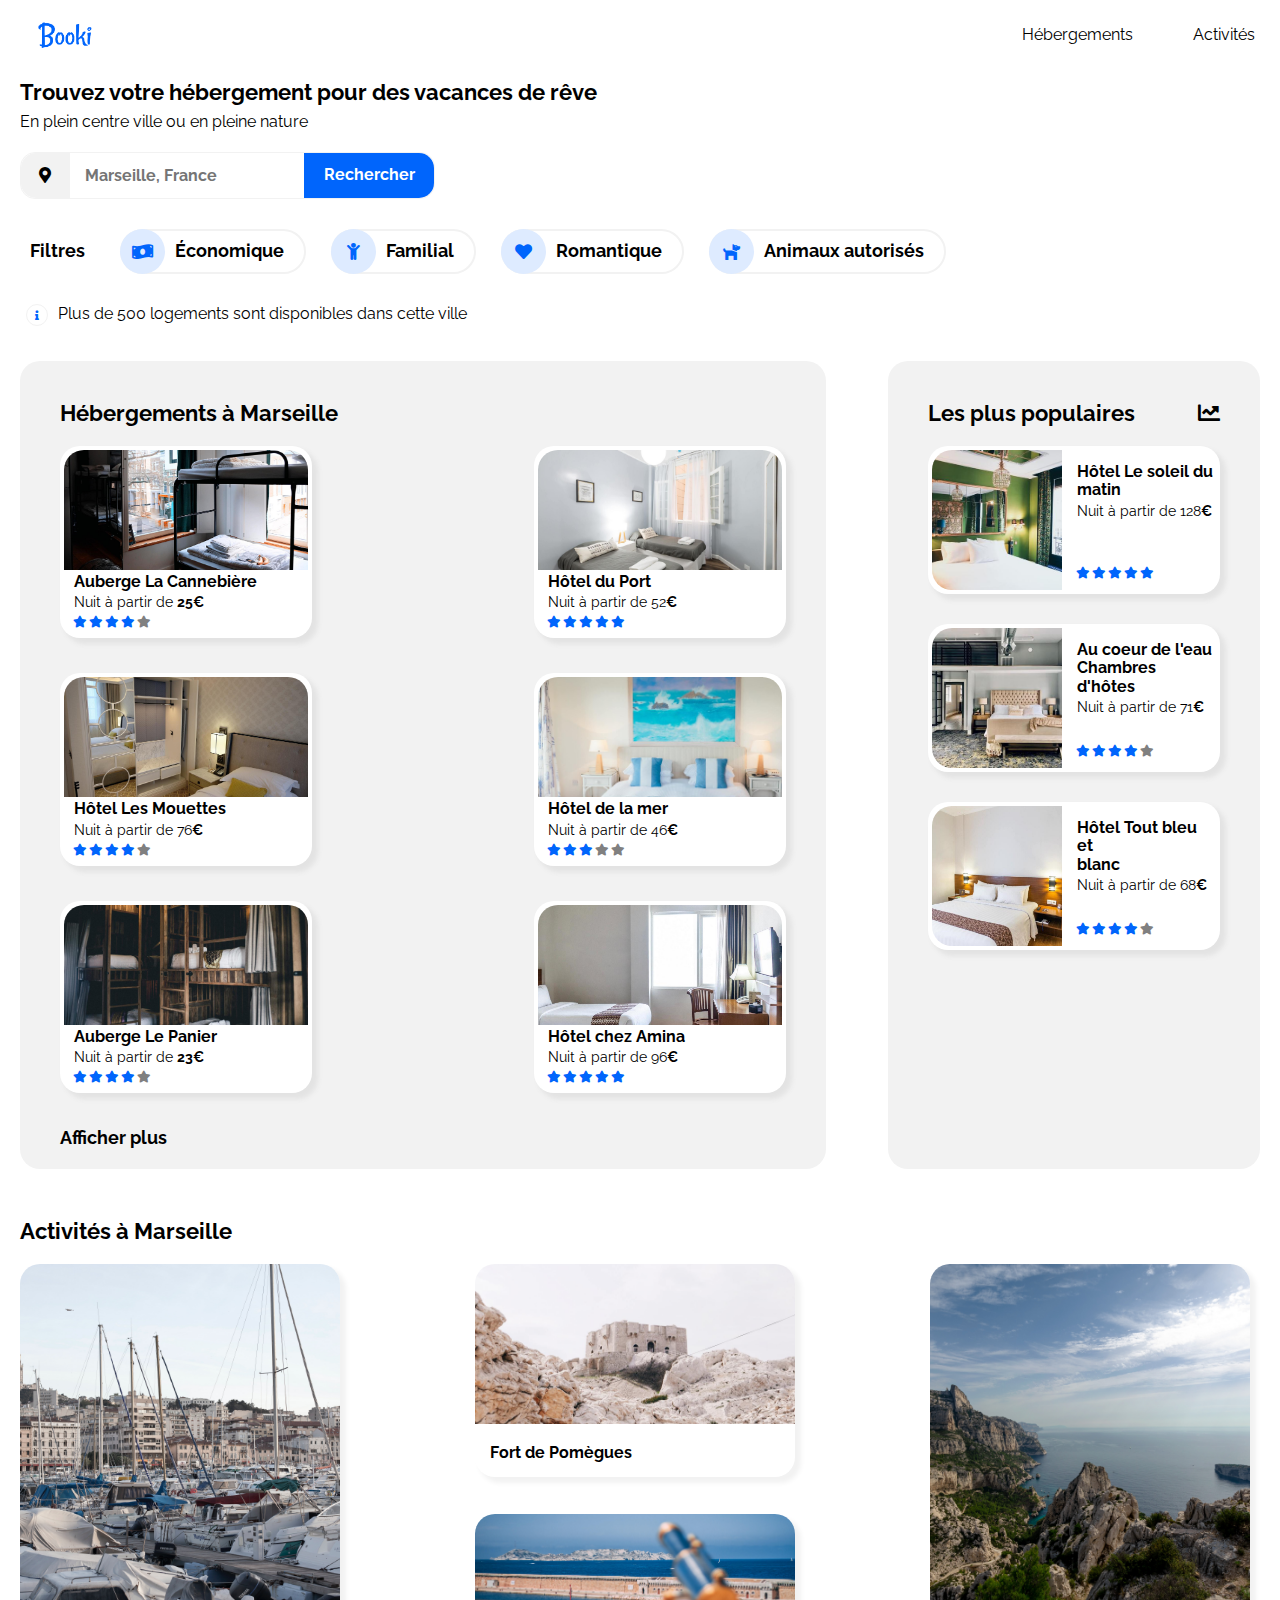
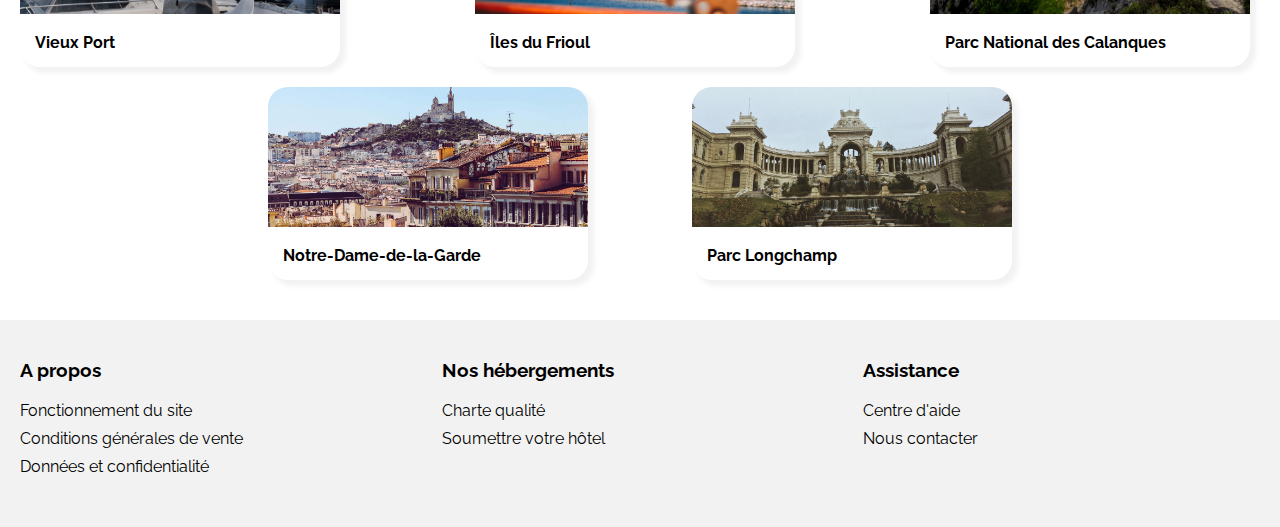
<file: Booki/index.html>
<!DOCTYPE html>
<html lang="fr">
<head>
    <meta charset="UTF-8">
    <meta http-equiv="X-UA-Compatible" content="IE=edge">
    <meta name="viewport" content="width=device-width, initial-scale=1.0">
    <link rel="stylesheet" href="css/normalize.css">
    <link rel="stylesheet" href="https://use.fontawesome.com/releases/v5.15.4/css/all.css">    
    <link rel="preconnect" href="https://fonts.googleapis.com">
    <link href="https://fonts.googleapis.com/css2?family=Raleway:wght@400;700&display=swap" rel="stylesheet">
    <link rel="stylesheet" href="css/styles.css">
    <title>Booki</title>
</head>
<body>
    <!-- HEADER -->
    <header>
        <nav class="header-topbar">
            <img src="images/logo/Booki@3x.png"  alt="Logo Booki">
            <ul class="links">
                <li><a href="#lodging-marseille">Hébergements</a></li>
                <li><a href="#activity-marseille">Activités</a></li>
            </ul>
        </nav>
    </header>

    <!-- BLOC PAGE -->
    <div class="block-page">
        <!-- SECTION RECHERCHE -->
        <section class="block-search">
            <h1>Trouvez votre hébergement pour des vacances de rêve</h1>
            <p>En plein centre ville ou en pleine nature</p>
            <div class="searchbox">
                <span class="map-icon"><i class="fas fa-map-marker-alt maps"></i></span>
                <input class="search" type="search" placeholder="Marseille, France" name="search">
                <button class="search-button" type="submit" value="disabled" disabled>Rechercher</button>
                <button class="search-icon" type="submit" value="disabled" disabled><i class="fas fa-search"></i></button>
            </div>

            <!-- FILTER -->
            <div class="filter">
                <h3>Filtres</h3>
                <ul>
                    <li><i class="fas fa-money-bill-wave"></i><span>Économique</span></li>
                    <li><i class="fas fa-child"></i><span>Familial</span></li>
                    <li><i class="fas fa-heart"></i><span>Romantique</span></li>
                    <li><i class="fas fa-dog"></i><span>Animaux autorisés</span></li>
                </ul>
            </div>

            <div class="info-filter">
                <i class="fa fa-info"></i>
                <p>Plus de 500 logements sont disponibles dans cette ville</p>
            </div>
        </section>

        <!-- MAIN -->
        <div class="main">
            <!-- HEBERGEMENT -->
            <article id="lodging-marseille">
                <h2>Hébergements à Marseille</h2>
                <div class="card-lodging">
                    <a href="#" class="block-card">
                        <img src="images/hebergements/3_medium/marcus-loke-WQJvWU_HZFo-unsplash.jpg" alt="Auberge La Cannebière">
                        <div class="card-body">
                            <h3>Auberge La Cannebière</h3>
                            <p>Nuit à partir de <strong>25€</strong></p>
                            <div class="rating">
                                <div class="stars">
                                    <i class="fas fa-star blue"></i>
                                    <i class="fas fa-star blue"></i>
                                    <i class="fas fa-star blue"></i>
                                    <i class="fas fa-star blue"></i>
                                    <i class="fas fa-star"></i>
                                </div>
                            </div>
                        </div>  
                    </a>
                    <a href="#" class="block-card">
                        <img src="images/hebergements/3_medium/fred-kleber-gTbaxaVLvsg-unsplash.jpg" alt="Hôtel du Port">
                        <div class="card-body">
                            <h3>Hôtel du Port</h3>
                            <p>Nuit à partir de 52<strong>€</strong></p>
                            <div class="rating">
                                <div class="stars">
                                    <i class="fas fa-star blue"></i>
                                    <i class="fas fa-star blue"></i>
                                    <i class="fas fa-star blue"></i>
                                    <i class="fas fa-star blue"></i>
                                    <i class="fas fa-star blue"></i>
                                </div>
                            </div>
                        </div>
                    </a>
                    <a href="#" class="block-card">
                        <img src="images/hebergements/3_medium/reisetopia-B8WIgxA_PFU-unsplash.jpg" alt="Hôtel Les Mouettes">
                        <div class="card-body">
                            <h3>Hôtel Les Mouettes</h3>
                            <p>Nuit à partir de 76<strong>€</strong></p>
                            <div class="rating">
                                <div class="stars">
                                    <i class="fas fa-star blue"></i>
                                    <i class="fas fa-star blue"></i>
                                    <i class="fas fa-star blue"></i>
                                    <i class="fas fa-star blue"></i>
                                    <i class="fas fa-star"></i>
                                </div>
                            </div>
                        </div>
                    </a>
                    <a href="#" class="block-card">
                        <img src="images/hebergements/3_medium/annie-spratt-Eg1qcIitAuA-unsplash.jpg" alt="Hôtel de la mer">
                        <div class="card-body">
                            <h3>Hôtel de la mer</h3>
                            <p>Nuit à partir de 46<strong>€</strong></p>
                            <div class="rating">
                                <div class="stars">
                                    <i class="fas fa-star blue"></i>
                                    <i class="fas fa-star blue"></i>
                                    <i class="fas fa-star blue"></i>
                                    <i class="fas fa-star"></i>
                                    <i class="fas fa-star"></i>
                                </div>
                            </div>
                        </div>
                    </a>
                    <a href="#" class="block-card">
                        <img src="images/hebergements/3_medium/nicate-lee-kT-ZyaiwBe0-unsplash.jpg" alt="Auberge Le Panier">
                        <div class="card-body">
                            <h3>Auberge Le Panier</h3>
                            <p>Nuit à partir de <strong>23€</strong></p>
                            <div class="rating">
                                <div class="stars">
                                    <i class="fas fa-star blue"></i>
                                    <i class="fas fa-star blue"></i>
                                    <i class="fas fa-star blue"></i>
                                    <i class="fas fa-star blue"></i>
                                    <i class="fas fa-star"></i>
                                </div>
                            </div>
                        </div> 
                    </a>
                    <a href="#" class="block-card">
                        <img src="images/hebergements/3_medium/febrian-zakaria-M6S1WvfW68A-unsplash.jpg" alt="Hôtel chez Amina">
                        <div class="card-body">
                            <h3>Hôtel chez Amina</h3>
                            <p>Nuit à partir de 96<strong>€</strong></p>
                            <div class="rating">
                                <div class="stars">
                                    <i class="fas fa-star blue"></i>
                                    <i class="fas fa-star blue"></i>
                                    <i class="fas fa-star blue"></i>
                                    <i class="fas fa-star blue"></i>
                                    <i class="fas fa-star blue"></i>
                                </div>
                            </div>
                        </div>
                    </a>
                </div>
                <a href="#" class="show-more">Afficher plus</a>
            </article>

            <!-- LES PLUS POPULAIRE -->
            <aside id="lodging-popular">
                <div class="title-popular">
                    <h2>Les plus populaires</h2>
                    <span class="graph-icon"><i class="fas fa-chart-line"></i></span>
                </div>
                <div class="card-lodging-popular">
                    <a href="#" class="block-card-popular">
                        <img src="images/hebergements/4_small/emile-guillemot-Bj_rcSC5XfE-unsplash.jpg" alt="Hôtel Le soleil du matin">
                        <div class="card-body-popular">
                            <h3>Hôtel Le soleil du <br> matin</h3>
                            <p>Nuit à partir de 128<strong>€</strong></p>
                            <div class="rating">
                                <div class="stars">
                                    <i class="fas fa-star blue"></i>
                                    <i class="fas fa-star blue"></i>
                                    <i class="fas fa-star blue"></i>
                                    <i class="fas fa-star blue"></i>
                                    <i class="fas fa-star blue"></i>
                                </div>
                            </div>
                        </div>  
                    </a>
                    <a href="#" class="block-card-popular">
                        <img src="images/hebergements/4_small/aw-creative-VGs8z60yT2c-unsplash.jpg" alt="Au coeur de l'eau Chambres d'hôtes">
                        <div class="card-body-popular">
                            <h3>Au coeur de l'eau <br> Chambres d'hôtes</h3>
                            <p>Nuit à partir de 71<strong>€</strong></p>
                            <div class="rating">
                                <div class="stars">
                                    <i class="fas fa-star blue"></i>
                                    <i class="fas fa-star blue"></i>
                                    <i class="fas fa-star blue"></i>
                                    <i class="fas fa-star blue"></i>
                                    <i class="fas fa-star"></i>
                                </div>
                            </div>
                        </div>
                    </a>
                    <a href="#" class="block-card-popular">
                        <img src="images/hebergements/4_small/febrian-zakaria-sjvU0THccQA-unsplash.jpg" alt="Hôtel Tout bleu et Blanc">
                        <div class="card-body-popular">
                            <h3>Hôtel Tout bleu et <br> blanc</h3>
                            <p>Nuit à partir de 68<strong>€</strong></p>
                            <div class="rating">
                                <div class="stars">
                                    <i class="fas fa-star blue"></i>
                                    <i class="fas fa-star blue"></i>
                                    <i class="fas fa-star blue"></i>
                                    <i class="fas fa-star blue"></i>
                                    <i class="fas fa-star"></i>
                                </div>
                            </div>
                        </div>
                    </a>
                </div>
            </aside>     
        </div>

        <!-- ACTIVITES -->
        <section id="activity-marseille">
            <h2>Activités à Marseille</h2>
            <div class="block-activity">
                <a href="#" class="card-activity">
                    <img src="images/activites/1_xlarge/reno-laithienne-QUgJhdY5Fyk-unsplash.jpg" alt="Vieux Port">
                    <h3>Vieux Port</h3>            
                </a>
                <div class="block-card-activity">
                    <a href="#" class="card-activity-column card-activity-fortress">
                        <img src="images/activites/2_large/paul-hermann-QFTrLdQIRhI-unsplash.jpg" alt="Fort de Pomègues">
                        <h3>Fort de Pomègues</h3>            
                    </a>
                    <a href="#" class="card-activity-column card-activity-island">
                        <img src="images/activites/2_large/kevin-hikari-rV_Qd1l-VXg-unsplash.jpg" alt="Îles du Frioul">
                        <h3>Îles du Frioul</h3>           
                    </a>
                </div>
                <a href="#" class="card-activity">
                    <img src="images/activites/1_xlarge/kilyan-sockalingum-NR8-cBCN3aI-unsplash.jpg" alt="Parc National des Calanques">
                    <h3>Parc National des Calanques</h3>            
                </a>
                <div class="block-card-activity block-card-row">
                    <a href="#" class="card-activity-column card-activity-woman">
                        <img src="images/activites/2_large/florian-wehde-xW9e8gdotxI-unsplash.jpg" alt="Notre-Dame-de-la-Garde">
                        <h3>Notre-Dame-de-la-Garde</h3>            
                    </a>
                    <a href="#" class="card-activity-column card-activity-longchamp">
                        <img src="images/activites/2_large/lena-paulin-wH2-EJoDcV0-unsplash.jpg" alt="Parc Longchamp">
                        <h3>Parc Longchamp</h3>            
                    </a>
                </div>
            </div>
        </section>
    </div>

    <!-- FOOTER -->
    <footer class="footer">
        <div class="about">
            <h3>A propos</h3>
            <ul>
                <li><a href="#">Fonctionnement du site</a></li>
                <li><a href="#">Conditions générales de vente</a></li>
                <li><a href="#">Données et confidentialité</a></li>
            </ul>
        </div>
        <div class="quality">
            <h3>Nos hébergements</h3>
            <ul>
                <li><a href="#">Charte qualité</a></li>
                <li><a href="#">Soumettre votre hôtel</a></li>
            </ul>
        </div>
        <div class="contact">
            <h3>Assistance</h3>
            <ul>
                <li><a href="#">Centre d'aide</a></li>
                <li><a href="#">Nous contacter</a></li>
            </ul>
        </div>
    </footer>
</body>
</html>
</file>
<file: Booki/css/styles.css>
*,
::before,
::after {
  box-sizing: border-box;
  margin: 0;
  padding: 0;
}

body {
  font-family: Raleway, sans-serif;
  max-width: 1440px;
  margin: auto;
  font-size: 16px;
}

a {
  text-decoration: none;
  color: inherit;
}

.block-page {
  padding: 0 20px;
}

/* ---- HEADER ---- */

.header-topbar {
  display: flex;
  justify-content: space-between;
  align-items: center;
  margin: 15px 25px;
}

.header-topbar img {
  height: 40px;
}

.links {
  display: flex;
  list-style: none;
}

.links a {
  margin-left: 60px;
}

.links a:hover {
  border-top: solid 2px #0065fc;
  padding-top: 24px;
  color: #0065fc;
}

/* ---- SECTION RECHERCHE ---- */
h1 {
  margin-top: 25px;
  margin-bottom: 8px;
  font-weight: bold;
  font-size: 22px;
}

/* SEARCHBOX */
.searchbox {
  display: flex;
  justify-content: center;
  align-items: center;
  margin-top: 20px;
  width: 415px;
  border-radius: 15px;
  border: 1px solid #f2f2f2;
  font-size: 16px;
}

.map-icon {
  display: flex;
  justify-content: center;
  align-items: center;
  height: 45px;
  width: 50px;
  background: #f2f2f2;
  border-radius: 15px 0 0 15px;
  cursor: pointer;
  font-size: 16px;
}

.map-icon:hover {
  background: #0065fc;
  color: #fff;
}

.search {
  height: 45px;
  width: 240px;
  color: #000;
  font-weight: 700;
  border: none;
  padding-left: 15px;
}

.search-button {
  height: 45px;
  width: 133px;
  background: #0065fc;
  border: #0065fc;
  color: #fff;
  cursor: pointer;
  border-radius: 0 15px 15px 0;
  font-weight: 700;
}

.search-icon {
  display: none;
}

.search-button:hover,
.search-icon:hover {
  background: #deebff;
  color: #0065fc;
}

/* FILTER */
.filter {
  display: flex;
  align-items: center;
  margin-top: 10px;
  padding: 20px 25px 20px 10px;
}

.filter h3 {
  margin-right: 35px;
  font-size: 18px;
}

.filter ul {
  display: flex;
  font-weight: 700;
  list-style: none;
}

.filter li {
  display: flex;
  align-items: center;
  border: solid 2px #f2f2f2;
  border-radius: 30px;
  margin-right: 25px;
  cursor: pointer;
  height: 45px;
}

.filter li:hover {
  background: #f2f2f2;
}

.filter i {
  display: flex;
  justify-content: center;
  align-items: center;
  width: 45px;
  height: 45px;
  background: #deebff;
  color: #0065fc;
  border-radius: 30px;
  margin-left: -2px;
  font-size: 17px;
}

.filter li:hover > i {
  /* Sélectionne les enfants direct de mon li */
  background: #0065fc;
  color: #fff;
}

.filter span {
  display: flex;
  align-items: center;
  height: 40px;
  padding: 15px 20px 15px 10px;
  font-size: 18px;
}

/* INFO-FILTER */
.info-filter {
  margin-top: 10px;
  display: flex;
  align-items: center;
  margin-bottom: 35px;
}
.info-filter i {
  display: flex;
  justify-content: center;
  align-items: center;
  margin-left: 6px;
  margin-right: 10px;
  font-size: 10px;
  height: 22px;
  width: 22px;
  color: #0065fc;
  border: solid 1px #f2f2f2;
  border-radius: 20px;
}

/* ----  MAIN ---- */
.main {
  display: flex;
  justify-content: space-between;
  margin-bottom: 40px;
}

.main h2 {
  margin-bottom: 20px;
  font-size: 22px;
}

.main h3 {
  font-weight: 700;
  font-size: 16px;
}

.main p {
  font-size: 14px;
}

.main strong {
  font-weight: 700;
}

/* ÉTOILES */
.fa-star {
  color: gray;
  cursor: pointer;
  padding: 1px;
}

.fa-star.blue {
  color: #0065fc;
}

.rating {
  display: flex;
  margin-top: 5px;
  padding-bottom: 5px;
}

.stars {
  display: flex;
  font-size: 12px;
}

.stars:hover .fa-star {
  color: #0065fc;
}

.stars .fa-star:hover ~ .fa-star {
  /* Sélectionne tout élement .fa-star qui suivent .fa-star:hover et qui ont le même parent */
  color: gray;
}

/* HEBERGEMENTS */
#lodging-marseille {
  width: 65%;
  background: #f2f2f2;
  padding: 40px 25px 20px 40px;
  border-radius: 20px;
}

.card-lodging {
  display: flex;
  justify-content: space-between;
  flex-wrap: wrap;
}

.block-card {
  display: flex;
  flex-direction: column;
  margin-right: 15px;
  margin-bottom: 35px;
  padding: 4px;
  background: #fff;
  border-radius: 20px;
  box-shadow: 5px 5px 5px 1px #e3e3e3;
}

.block-card:hover {
  background: #deebff;
  opacity: 0.9;
}

.block-card img {
  border-radius: 20px 20px 0 0;
  height: 120px;
  width: 244px;
  object-fit: cover;
}

.card-body h3,
.card-body p {
  padding-left: 10px;
  padding-top: 3px;
}

.card-body .rating {
  padding-left: 8px;
}

.show-more {
  font-weight: 700;
  font-size: 18px;
}

.show-more:hover {
  color: #0065fc;
}

/* LES PLUS POPULAIRES */
#lodging-popular {
  width: 30%;
  background: #f2f2f2;
  padding: 40px 40px 0 40px;
  border-radius: 20px;
}

.title-popular {
  display: flex;
  justify-content: space-between;
  font-size: 22px;
}

.graph-icon {
  cursor: pointer;
}

.graph-icon:hover {
  color: #0065fc;
}

.block-card-popular {
  display: flex;
  background: #fff;
  border-radius: 20px;
  padding: 4px;
  margin-bottom: 30px;
  box-shadow: 5px 5px 5px 1px #e3e3e3;
}

.block-card-popular:hover {
  background: #deebff;
  opacity: 0.9;
}

.block-card-popular img {
  border-radius: 20px 0 0 20px;
  height: 140px;
  width: 130px;
  object-fit: cover;
}

.card-body-popular {
  position: relative;
  padding-top: 10px;
}

.card-body-popular h3,
.card-body-popular p {
  padding-left: 15px;
  padding-top: 3px;
}

.card-body-popular .rating {
  position: absolute;
  bottom: 0;
  padding-left: 13px;
  padding-bottom: 10px;
}

/* ACTIVITES */
#activity-marseille {
  padding: 10px 0 20px 0;
}

#activity-marseille h2 {
  margin-bottom: 20px;
  font-size: 22px;
}

.block-activity {
  display: flex;
  justify-content: space-between;
  flex-wrap: wrap;
}

.block-activity h3 {
  font-size: 16px;
  padding: 15px 0 15px 15px;
}

.card-activity {
  border-radius: 20px;
  box-shadow: 5px 5px 5px 1px #f2f2f2;
  margin-bottom: 20px;
  margin-right: 10px;
}

.card-activity:hover {
  background: #deebff;
  opacity: 0.9;
}

.card-activity img {
  height: 350px;
  width: 320px;
  border-radius: 20px 20px 0 0;
  object-fit: cover;
}

.block-card-activity {
  display: flex;
  flex-direction: column;
  justify-content: space-between;
  margin-right: 10px;
}

.card-activity-column {
  border-radius: 20px;
  box-shadow: 5px 5px 5px 1px #f2f2f2;
  margin-bottom: 20px;
}

.card-activity-column:hover {
  background: #deebff;
  opacity: 0.9;
}

.card-activity-column img {
  width: 320px;
  object-fit: cover;
  border-radius: 20px 20px 0 0;
}

.card-activity-fortress img {
  height: 160px;
}

.card-activity-island img {
  height: 100px;
}

.card-activity-woman,
.card-activity-longchamp {
  margin-right: 0;
}

.card-activity-woman img {
  height: 120px;
}

.card-activity-longchamp img {
  height: 140px;
}

/* ---- FOOTER ---- */
.footer {
  display: flex;
  justify-content: space-between;
  background: #f2f2f2;
  padding: 40px 20px;
}

.footer h3 {
  margin-bottom: 20px;
}

.footer li {
  list-style: none;
  margin-bottom: 10px;
}

.footer li:hover {
  color: #0065fc;
}

.footer div {
  width: 32%;
}

@media screen and (min-width: 1030px) and (max-width: 1376px) {
  /* ACTIVITES */
  .block-activity .block-card-row {
    flex-direction: row;
    justify-content: space-between;
    margin: auto;
    width: 60%;
  }

  .card-activity-woman img {
    height: 140px;
  }
}

@media screen and (min-width: 992px) and (max-width: 1260px) {
  /* MAIN */
  #lodging-marseille {
    width: 55%;
  }

  #lodging-popular {
    width: 40%;
  }
}

@media screen and (min-width: 992px) and (max-width: 1130px) {
  /* ---- MAIN ---- */
  .main {
    flex-direction: column;
  }

  /* HEBERGEMENTS */
  #lodging-marseille {
    width: 100%;
    margin-bottom: 30px;
    padding-bottom: 30px;
  }

  /* LES PLUS POPULAIRE */
  #lodging-popular {
    width: 100%;
  }

  .card-lodging-popular {
    display: flex;
    flex-wrap: wrap;
    justify-content: space-between;
  }

  .block-card-popular {
    width: 310px;
  }
}

@media screen and (min-width: 768px) and (max-width: 992px) {
  /* ---- BLOC PAGE ---- */
  /* FILTER */
  .filter {
    flex-direction: column;
    align-items: flex-start;
    flex-wrap: wrap;
  }

  .filter h3 {
    margin-bottom: 10px;
  }

  .filter ul {
    flex-wrap: wrap;
  }

  .filter li {
    margin-top: 10px;
  }

  /* ---- MAIN ---- */
  .main {
    flex-direction: column;
  }

  /* HEBERGEMENTS */
  #lodging-marseille {
    width: 100%;
    margin-bottom: 30px;
    padding-bottom: 30px;
  }

  /* LES PLUS POPULAIRE */
  #lodging-popular {
    width: 100%;
  }

  .card-lodging-popular {
    display: flex;
    flex-wrap: wrap;
    justify-content: space-between;
  }

  .block-card-popular {
    width: 310px;
  }

  /* ---- FOOTER ---- */
  .footer div {
    width: 100%;
    margin-right: 20px;
  }
}

@media screen and (max-width: 767px) {
  .block-page {
    padding: 0;
  }
  /* ---- HEADER ---- */
  .header-topbar {
    flex-direction: column;
    margin: 10px 0 20px 0;
  }

  .header-topbar::after {
    content: "";
    display: inline-block;
    height: 3px;
    width: 100%;
    margin-top: 4px;
    background: #f2f2f2;
  }

  .header-topbar img {
    justify-content: center;
    margin-bottom: 20px;
  }

  .links {
    justify-content: space-around;
    padding-bottom: 8px;
    width: 100%;
    margin-right: 80px;
  }

  .links a {
    margin-left: 50px;
  }

  .links a:hover {
    border-top: none;
    border-bottom: solid 3px #0065fc;
    padding-bottom: 10px;
    color: #0065fc;
  }

  /* ---- BLOC PAGE ---- */
  /* SECTION RECHERCHE */
  .block-search {
    padding: 0 20px;
  }
  .searchbox {
    width: 305px;
    margin-top: 30px;
  }

  .search {
    height: 45px;
    width: 210px;
  }

  .search-button {
    display: none;
  }

  .search-icon {
    display: flex;
    justify-content: center;
    align-items: center;
    height: 45px;
    width: 50px;
    background: #0065fc;
    border: #0065fc;
    color: #fff;
    cursor: pointer;
    border-radius: 15px;
    font-weight: 700;
  }

  /* FILTER */
  .filter {
    flex-direction: column;
    align-items: flex-start;
    padding-left: 0;
    padding-right: 0;
  }

  .filter h3 {
    margin-bottom: 15px;
    font-size: 16px;
  }

  .filter ul {
    flex-wrap: wrap;
    padding-right: 0;
  }

  .filter li {
    margin-bottom: 10px;
    margin-right: 15px;
  }

  .filter span {
    padding-right: 17px;
    font-size: 16px;
  }

  /* INFO-FILTER */
  .info-filter {
    font-size: 14.5px;
    margin-top: 0;
    align-items: flex-start;
    margin-bottom: 30px;
  }

  .info-filter i {
    margin-left: 0;
    margin-right: 10px;
    width: 27px;
  }

  /* ----  MAIN ---- */
  .main {
    flex-direction: column-reverse;
  }

  /* HEBERGEMENTS */
  #lodging-marseille {
    width: 100%;
    background: #fff;
    margin-right: 0;
    padding: 30px 20px 5px 20px;
  }

  .card-lodging {
    flex-direction: column;
    margin-bottom: 20px;
  }

  .block-card {
    margin-right: 0;
    margin-bottom: 15px;
    box-shadow: 5px 5px 5px 1px #f2f2f2;
  }

  .block-card img {
    width: 100%;
  }

  /* LES PLUS POPULAIRE */
  #lodging-popular {
    width: 100%;
    border-radius: 0;
    padding: 40px 20px 10px 20px;
  }

  .block-card-popular {
    margin-bottom: 10px;
  }

  /* ACTIVITES */
  #activity-marseille {
    width: 100%;
    margin-bottom: 20px;
    padding: 5px 20px 10px 20px;
  }

  #activity-marseille h2 {
    margin-bottom: 25px;
  }

  .block-activity {
    flex-direction: column;
  }

  .block-activity img,
  .block-card-activity img {
    width: 100%;
    height: 140px;
  }

  /* ---- FOOTER ---- */
  .footer {
    flex-direction: column;
  }

  .footer ul {
    margin-bottom: 40px;
  }

  .footer div {
    width: 100%;
  }
}
</file>
